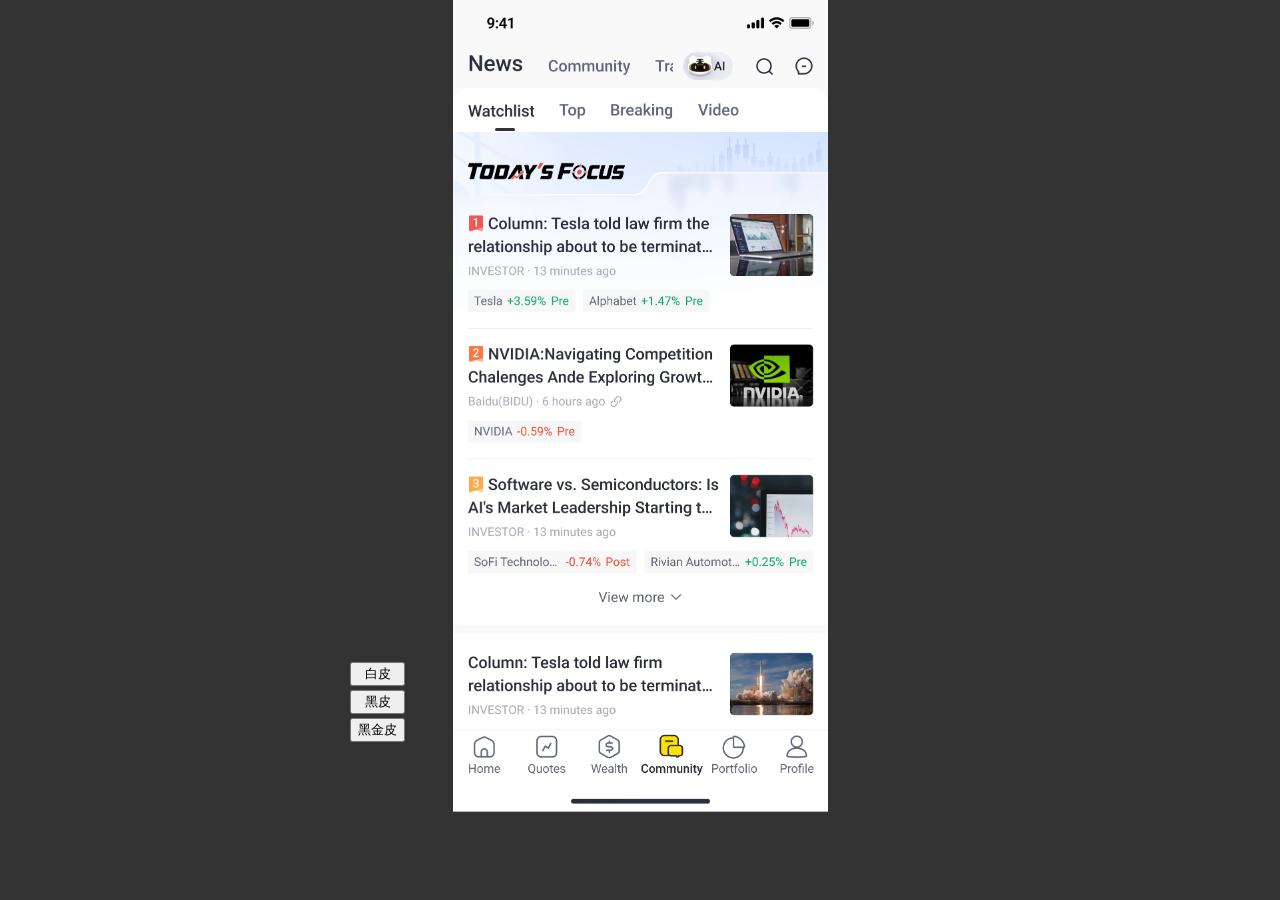
<file: index.html>
<!doctype html>
<html lang="en">
  <head>
    <meta charset="UTF-8" />
    <meta http-equiv="refresh" content="0; url=News-Watchlist.html" />
    <title>Community UI Hub</title>
  </head>
  <body>
    <a href="News-Watchlist.html">Open News Watchlist</a>
  </body>
</html>
</file>
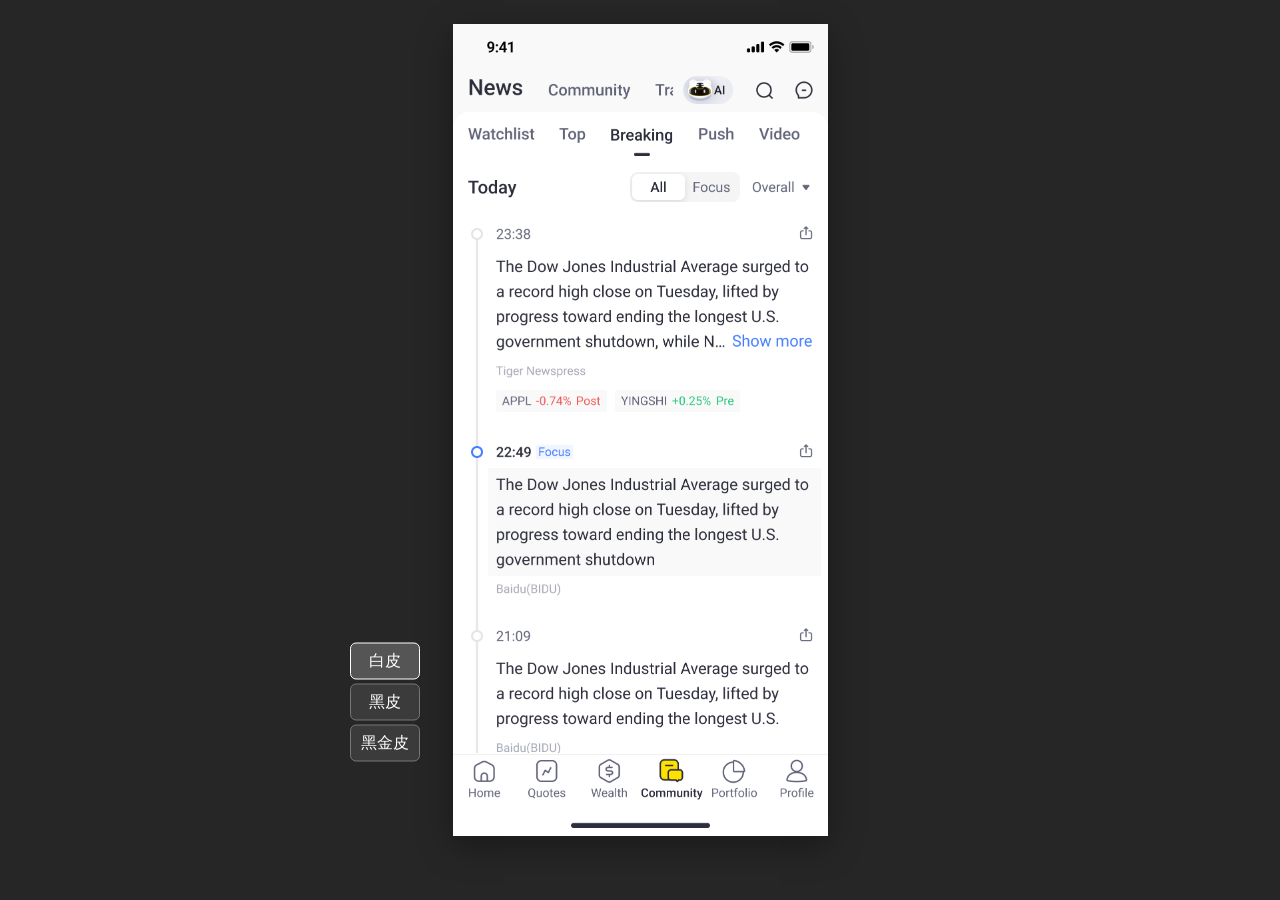
<file: News-Breaking.html>
<!doctype html>
<html lang="zh-CN">
  <head>
    <meta charset="UTF-8" />
    <meta name="viewport" content="width=device-width, initial-scale=1.0" />
    <meta name="google" content="notranslate" />
    <title>资讯-快讯 · Figma 成稿预览</title>
    <style>
      * { box-sizing: border-box; }
      html, body { min-height: 100%; margin: 0; }
      body { display: grid; place-items: center; padding: 24px; background: #262626; font-family: -apple-system, BlinkMacSystemFont, "PingFang SC", sans-serif; }
      .skin-controls { position: fixed; z-index: 2; top: 78%; left: calc(50% - 290px); display: flex; flex-direction: column; gap: 4px; transform: translateY(-50%); }
      .skin-controls button { border: 1px solid #777; border-radius: 6px; padding: 7px 10px; color: #fff; background: #3b3b3b; font: inherit; cursor: pointer; }
      .skin-controls button[aria-pressed="true"] { border-color: #fff; background: #555; }
      .preview { width: 375px; height: 812px; overflow: hidden; background: #fff; box-shadow: 0 10px 32px rgb(0 0 0 / 35%); }
      .theme-layer { display: none; }
      body.theme-light .theme-light, body.theme-dark .theme-dark, body.theme-blackgold .theme-blackgold { display: block; }
      .top-fixed { width: 375px; height: 132px; overflow: hidden; }
      .top-fixed img { display: block; width: 375px; height: auto; }
      .content-scroll { width: 375px; height: 597px; overflow-x: hidden; overflow-y: auto; -ms-overflow-style: none; scrollbar-width: none; }
      .content-scroll::-webkit-scrollbar { display: none; width: 0; height: 0; }
      .content-slice { height: 957px; overflow: hidden; }
      .content-slice img { display: block; width: 375px; height: auto; transform: translateY(-132px); }
      .bottom-fixed { position: relative; width: 375px; height: 83px; overflow: hidden; }
      .bottom-fixed img { position: absolute; bottom: 0; display: block; width: 375px; height: auto; }
      @media (max-width: 430px) { body { padding: 0; background: #000; } .preview { box-shadow: none; } }
    </style>
  </head>
  <body class="theme-light notranslate" translate="no">
    <div class="skin-controls" role="group" aria-label="皮肤切换">
      <button type="button" data-theme="light" aria-pressed="true">白皮</button>
      <button type="button" data-theme="dark" aria-pressed="false">黑皮</button>
      <button type="button" data-theme="blackgold" aria-pressed="false">黑金皮</button>
    </div>
    <main class="preview" aria-label="资讯-快讯：375 × 812 固定顶部和底部，中间内容独立滚动">
      <section class="theme-layer theme-light top-fixed" aria-label="白皮固定顶部"><img src="assets/白皮资讯-快讯@3x.png" alt="" /></section>
      <section class="theme-layer theme-dark top-fixed" aria-label="黑皮固定顶部"><img src="assets/黑皮资讯-快讯@3x.png" alt="" /></section>
      <section class="theme-layer theme-blackgold top-fixed" aria-label="黑金皮固定顶部"><img src="assets/黑金皮资讯-快讯@3x.png" alt="" /></section>
      <section class="content-scroll" aria-label="可滚动内容区">
        <div class="theme-layer theme-light content-slice"><img src="assets/白皮资讯-快讯@3x.png" alt="白皮资讯-快讯 Figma 原始 3×成稿" /></div>
        <div class="theme-layer theme-dark content-slice"><img src="assets/黑皮资讯-快讯@3x.png" alt="黑皮资讯-快讯 Figma 原始 3×成稿" /></div>
        <div class="theme-layer theme-blackgold content-slice"><img src="assets/黑金皮资讯-快讯@3x.png" alt="黑金皮资讯-快讯 Figma 原始 3×成稿" /></div>
      </section>
      <footer class="theme-layer theme-light bottom-fixed" aria-label="白皮固定底部导航"><img src="assets/白皮资讯-快讯@3x.png" alt="" /></footer>
      <footer class="theme-layer theme-dark bottom-fixed" aria-label="黑皮固定底部导航"><img src="assets/黑皮资讯-快讯@3x.png" alt="" /></footer>
      <footer class="theme-layer theme-blackgold bottom-fixed" aria-label="黑金皮固定底部导航"><img src="assets/黑金皮资讯-快讯@3x.png" alt="" /></footer>
    </main>
    <script>
      document.querySelectorAll('[data-theme]').forEach((button) => button.addEventListener('click', () => {
        document.body.className = `theme-${button.dataset.theme} notranslate`;
        document.querySelectorAll('[data-theme]').forEach((item) => item.setAttribute('aria-pressed', String(item === button)));
      }));
    </script>
  </body>
</html>
</file>
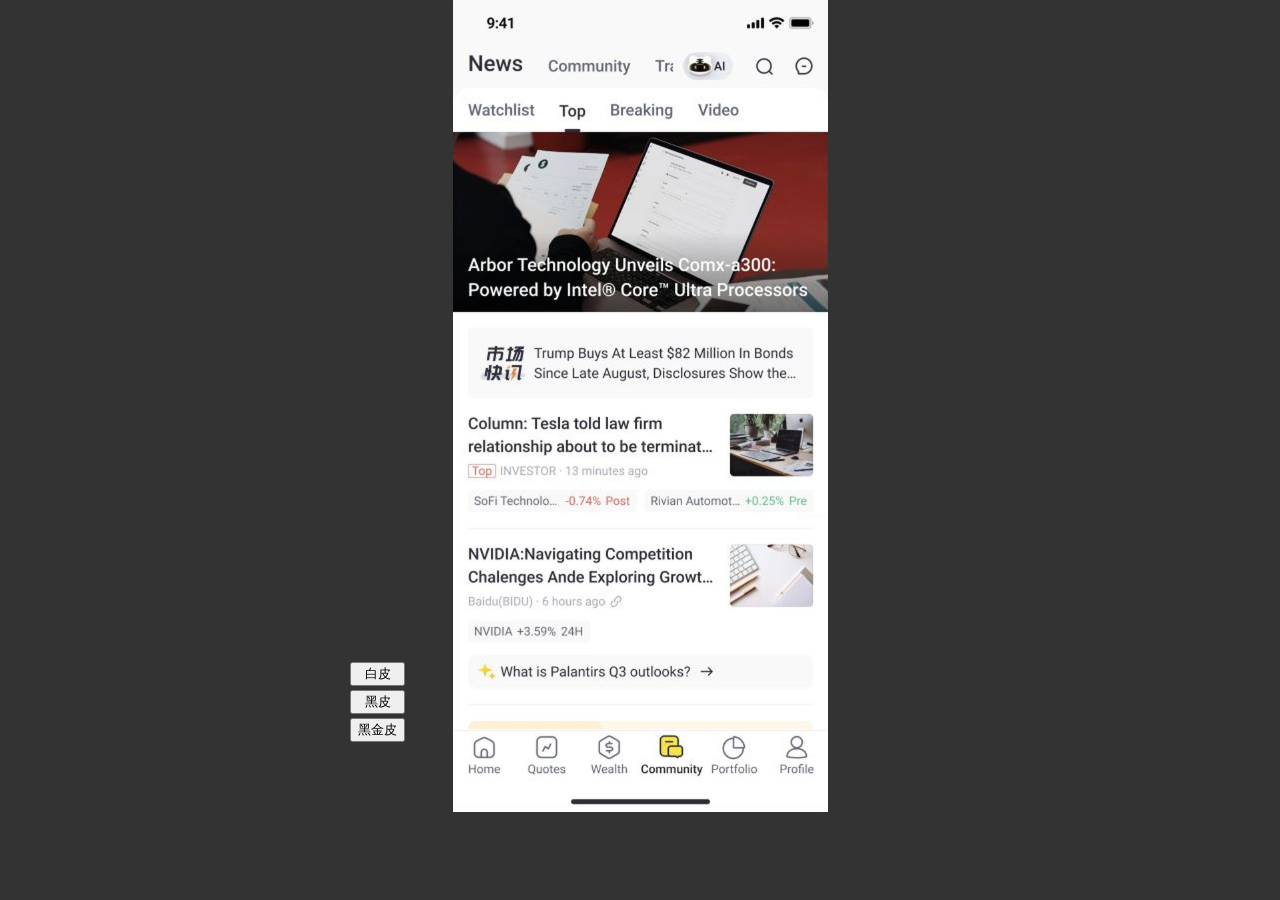
<file: News-Top.html>
<!doctype html>
<html lang="en">
  <head>
    <meta charset="UTF-8" />
    <meta name="viewport" content="width=device-width, initial-scale=1.0" />
    <meta name="google" content="notranslate" />
    <title>资讯-要闻 · Figma 成稿预览</title>
    <link rel="stylesheet" href="news-shell.css" />
    <style>.tab-slider, .tab-slider-track { display: none; }</style>
  </head>
  <body class="notranslate" data-news-page="top" translate="no">
    <div class="skin-picker" role="group" aria-label="皮肤切换">
      <button type="button" data-skin-choice="light">白皮</button>
      <button type="button" data-skin-choice="dark">黑皮</button>
      <button type="button" data-skin-choice="blackgold">黑金皮</button>
    </div>
    <main class="screen" aria-label="资讯-要闻 Figma 成稿，375 × 812 可滚动预览">
      <section class="top-tabs" aria-label="固定顶部导航">
        <div class="top-tabs-art" data-page="watchlist" data-skin="light"></div><div class="top-tabs-art" data-page="watchlist" data-skin="dark"></div><div class="top-tabs-art" data-page="watchlist" data-skin="blackgold"></div>
        <div class="top-tabs-art" data-page="top" data-skin="light"></div><div class="top-tabs-art" data-page="top" data-skin="dark"></div><div class="top-tabs-art" data-page="top" data-skin="blackgold"></div>
        <button class="tab-hit" type="button" data-tab-target="watchlist" aria-label="Watchlist"></button>
        <button class="tab-hit" type="button" data-tab-target="top" aria-label="Top"></button>
      </section>
      <section class="scroll-content" aria-label="可滚动内容"><div class="art-clip">
        <img data-page="watchlist" data-skin="light" src="assets/白皮资讯-自选.webp" alt="资讯自选白皮 Figma 成稿" /><img data-page="watchlist" data-skin="dark" src="assets/黑皮资讯-自选.webp" alt="资讯自选黑皮 Figma 成稿" /><img data-page="watchlist" data-skin="blackgold" src="assets/黑金皮资讯-自选.webp" alt="资讯自选黑金皮 Figma 成稿" />
        <img data-page="top" data-skin="light" src="assets/白皮资讯-要闻.webp" alt="资讯-要闻白皮 Figma 成稿" /><img data-page="top" data-skin="dark" src="assets/黑皮资讯-要闻.webp" alt="资讯-要闻黑皮 Figma 成稿" /><img data-page="top" data-skin="blackgold" src="assets/黑金皮资讯-要闻.webp" alt="资讯-要闻黑金皮 Figma 成稿" />
      </div></section>
      <footer class="tb-nav-bar" aria-label="固定底部导航"><div data-page="watchlist" data-skin="light"></div><div data-page="watchlist" data-skin="dark"></div><div data-page="watchlist" data-skin="blackgold"></div><div data-page="top" data-skin="light"></div><div data-page="top" data-skin="dark"></div><div data-page="top" data-skin="blackgold"></div></footer>
    </main>
    <script src="news-tabs.js"></script>
  </body>
</html>
</file>
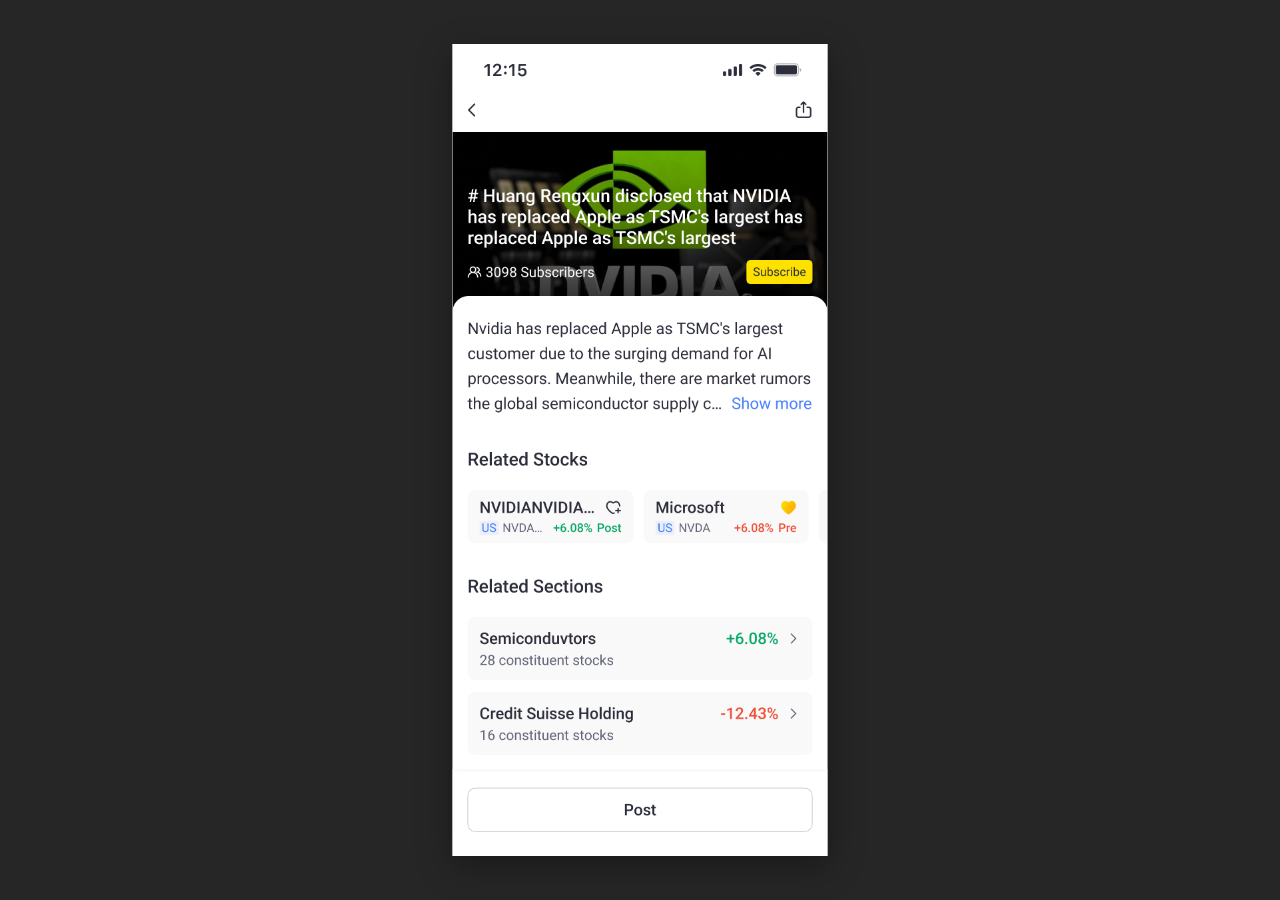
<file: News-Topic Detail.html>
<!doctype html>
<html lang="zh-CN">
  <head>
    <meta charset="UTF-8" />
    <meta name="viewport" content="width=device-width, initial-scale=1.0" />
    <title>资讯-主题详情页 · 白皮预览</title>
    <style>
      * { box-sizing: border-box; }
      html, body { width: 100%; height: 100%; margin: 0; overflow: hidden; }
      body { height: 100dvh; background: #262626; font-family: -apple-system, BlinkMacSystemFont, "PingFang SC", sans-serif; }
      .screen { position: fixed; top: 50%; left: 50%; display: grid; grid-template-rows: 88px minmax(0, 1fr) 87px; width: 375px; height: 812px; overflow: hidden; transform: translate(-50%, -50%); background: #fff; box-shadow: 0 10px 32px rgb(0 0 0 / 35%); }
      .fixed-header, .fixed-footer { position: relative; z-index: 2; overflow: hidden; width: 375px; background: #fff; }
      .fixed-header { height: 88px; }
      .status-bar { height: 44px; overflow: hidden; }
      .navigation-bar { height: 44px; overflow: hidden; }
      .status-bar img, .navigation-bar img { display: block; width: 375px; height: auto; }
      .navigation-bar img { transform: translateY(-44px); }
      .content-scroll { min-height: 0; overflow-x: hidden; overflow-y: auto; overscroll-behavior: contain; touch-action: pan-y; -ms-overflow-style: none; scrollbar-width: none; }
      .content-scroll::-webkit-scrollbar { display: none; width: 0; height: 0; }
      .content-art { height: 3550px; overflow: hidden; }
      .content-art img { display: block; width: 375px; height: auto; transform: translateY(-88px); }
      .fixed-footer { height: 87px; }
      .fixed-footer img { position: absolute; bottom: 0; display: block; width: 375px; height: auto; }
      @media (max-width: 430px) { body { background: #000; } .screen { top: 0; left: 0; transform: none; box-shadow: none; } }
    </style>
  </head>
  <body>
    <main class="screen" aria-label="资讯-主题详情页白皮预览">
      <header class="fixed-header" aria-label="固定顶部：状态栏、返回与分享">
        <div class="status-bar"><img src="assets/News-Topic%20Detail-白皮.png" width="1125" height="11175" alt="" /></div>
        <div class="navigation-bar"><img src="assets/News-Topic%20Detail-白皮.png" width="1125" height="11175" alt="" /></div>
      </header>
      <section class="content-scroll" aria-label="可滚动内容区"><div class="content-art"><img src="assets/News-Topic%20Detail-白皮.png" width="1125" height="11175" alt="资讯-主题详情页白皮原始 3×成稿" /></div></section>
      <footer class="fixed-footer" aria-label="固定底部 Post 栏"><img src="assets/News-Topic%20Detail-白皮.png" width="1125" height="11175" alt="" /></footer>
    </main>
  </body>
</html>
</file>
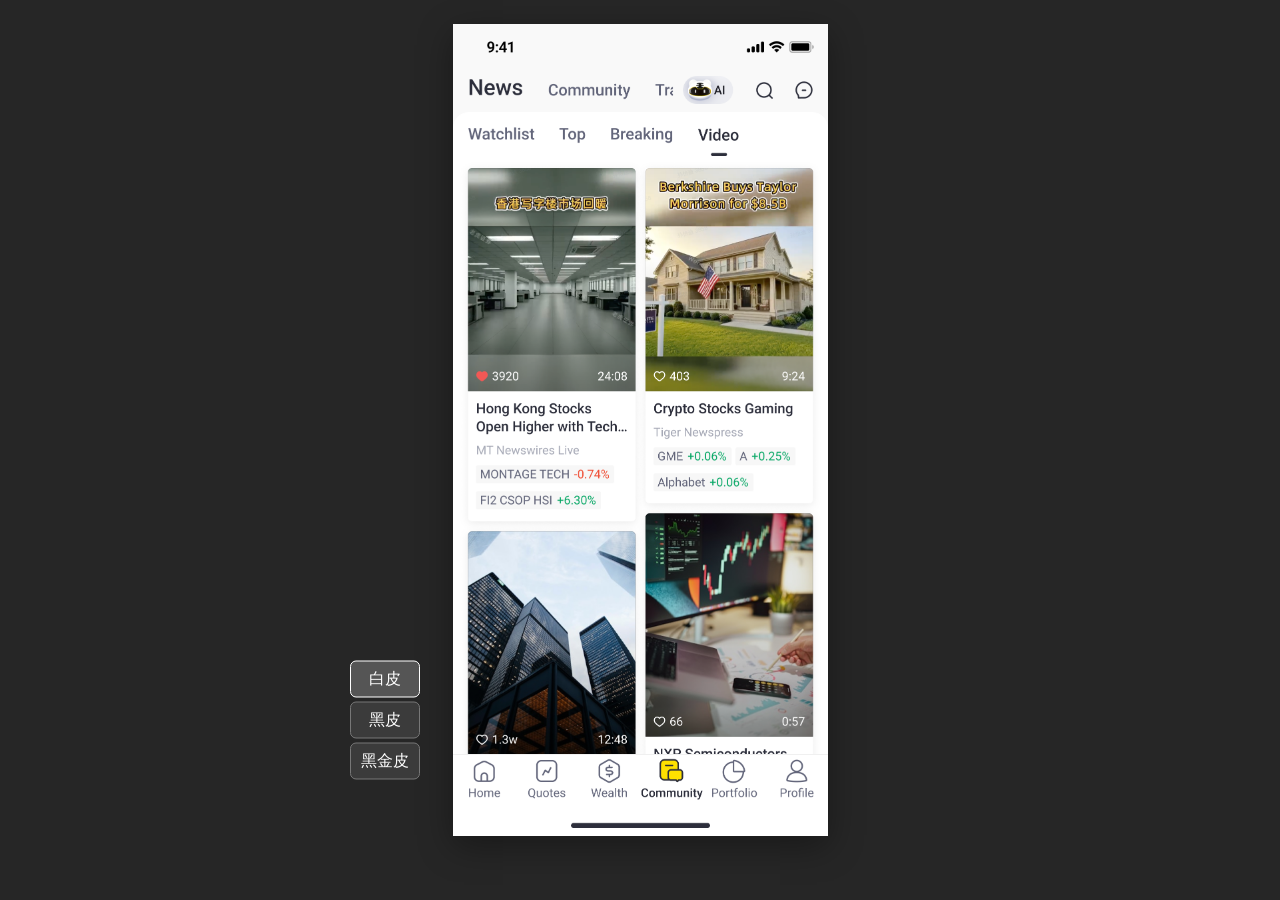
<file: News-Video List.html>
<!doctype html>
<html lang="zh-CN">
  <head>
    <meta charset="UTF-8" />
    <meta name="viewport" content="width=device-width, initial-scale=1.0" />
    <meta name="google" content="notranslate" />
    <title>资讯-视频列表 · Figma 成稿预览</title>
    <style>
      * { box-sizing: border-box; }
      html, body { min-height: 100%; margin: 0; }
      body { display: grid; place-items: center; gap: 20px; padding: 24px; background: #262626; font-family: -apple-system, BlinkMacSystemFont, "PingFang SC", sans-serif; }
      .skins { position: fixed; z-index: 2; top: 80%; left: calc(50% - 290px); display: flex; flex-direction: column; gap: 4px; transform: translateY(-50%); }
      .skins button { border: 1px solid #777; border-radius: 6px; padding: 7px 10px; color: #fff; background: #3b3b3b; font: inherit; cursor: pointer; }
      .skins button[aria-pressed="true"] { border-color: #fff; background: #555; }
      .screen { width: 375px; height: 812px; overflow: hidden; background: #fff; box-shadow: 0 10px 32px rgb(0 0 0 / 35%); }
      .top, .bottom { position: relative; overflow: hidden; width: 375px; }
      .top { height: 132px; }
      .top img { display: block; width: 375px; height: auto; }
      .scroll { height: 598px; overflow-x: hidden; overflow-y: auto; -ms-overflow-style: none; scrollbar-width: none; }
      .scroll::-webkit-scrollbar { width: 0; height: 0; display: none; }
      .art-clip { height: 1072px; overflow: hidden; }
      .art-clip img { display: block; width: 375px; height: auto; transform: translateY(-132px); }
      .bottom { height: 82px; }
      .bottom img { position: absolute; bottom: 0; display: block; width: 375px; height: auto; }
      .screen [data-skin] { display: none; }
      .skin-light .screen [data-skin="light"], .skin-dark .screen [data-skin="dark"], .skin-blackgold .screen [data-skin="blackgold"] { display: block; }
      @media (max-width: 430px) { body { padding: 0; gap: 0; background: #000; } .screen { height: 812px; box-shadow: none; } .skins { top: auto; bottom: 10px; left: 10px; transform: none; } }
    </style>
  </head>
  <body class="skin-light notranslate" translate="no">
    <div class="skins" role="group" aria-label="预览皮肤">
      <button type="button" data-choice="light" aria-pressed="true">白皮</button>
      <button type="button" data-choice="dark" aria-pressed="false">黑皮</button>
      <button type="button" data-choice="blackgold" aria-pressed="false">黑金皮</button>
    </div>
    <main class="screen" aria-label="资讯-视频列表 Figma 成稿：固定顶部、独立滚动内容和固定底部导航">
      <section class="top" data-skin="light" aria-label="白皮固定顶部"><img src="assets/白皮资讯-视频列表@3x.png" alt="" /></section>
      <section class="top" data-skin="dark" aria-label="黑皮固定顶部"><img src="assets/黑皮资讯-视频列表@3x.png" alt="" /></section>
      <section class="top" data-skin="blackgold" aria-label="黑金皮固定顶部"><img src="assets/黑金皮资讯-视频列表@3x.png" alt="" /></section>
      <section class="scroll" aria-label="可滚动的视频列表内容">
        <div class="art-clip" data-skin="light"><img src="assets/白皮资讯-视频列表@3x.png" alt="白皮资讯-视频列表 Figma 原始 3×成稿" /></div>
        <div class="art-clip" data-skin="dark"><img src="assets/黑皮资讯-视频列表@3x.png" alt="黑皮资讯-视频列表 Figma 原始 3×成稿" /></div>
        <div class="art-clip" data-skin="blackgold"><img src="assets/黑金皮资讯-视频列表@3x.png" alt="黑金皮资讯-视频列表 Figma 原始 3×成稿" /></div>
      </section>
      <footer class="bottom" data-skin="light" aria-label="白皮固定底部导航"><img src="assets/白皮资讯-视频列表@3x.png" alt="" /></footer>
      <footer class="bottom" data-skin="dark" aria-label="黑皮固定底部导航"><img src="assets/黑皮资讯-视频列表@3x.png" alt="" /></footer>
      <footer class="bottom" data-skin="blackgold" aria-label="黑金皮固定底部导航"><img src="assets/黑金皮资讯-视频列表@3x.png" alt="" /></footer>
    </main>
    <script>
      document.querySelectorAll('[data-choice]').forEach((button) => button.addEventListener('click', () => {
        document.body.className = `skin-${button.dataset.choice} notranslate`;
        document.querySelectorAll('[data-choice]').forEach((item) => item.setAttribute('aria-pressed', String(item === button)));
      }));
    </script>
  </body>
</html>
</file>
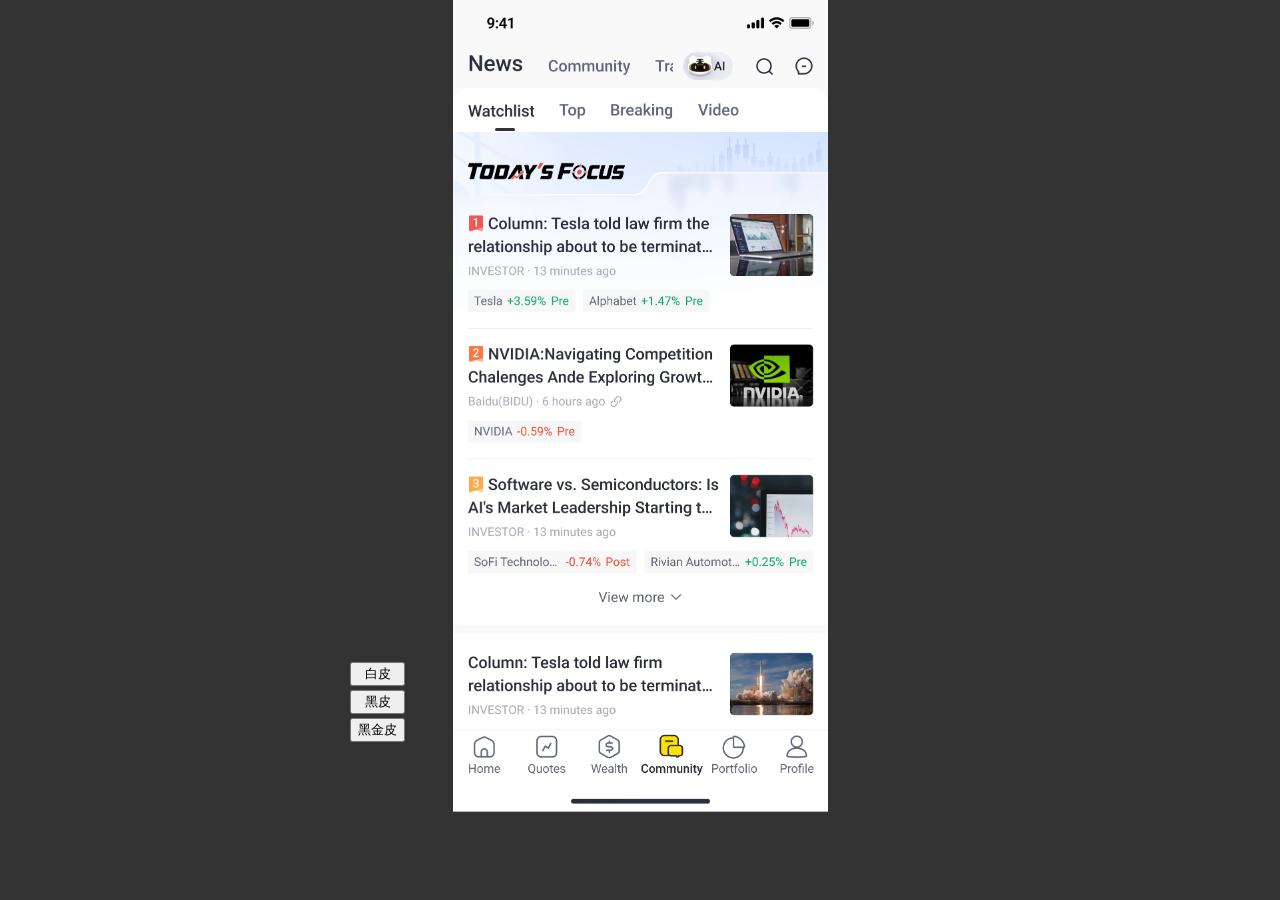
<file: News-Watchlist.html>
<!doctype html>
<html lang="en"><head><meta charset="UTF-8" /><meta name="viewport" content="width=device-width, initial-scale=1.0" /><meta name="google" content="notranslate" /><title>资讯自选 · Figma 成稿预览</title><link rel="stylesheet" href="news-shell.css" /></head>
<body class="notranslate" data-news-page="watchlist" translate="no"><div class="skin-picker" role="group" aria-label="皮肤切换"><button type="button" data-skin-choice="light">白皮</button><button type="button" data-skin-choice="dark">黑皮</button><button type="button" data-skin-choice="blackgold">黑金皮</button></div><main class="screen" aria-label="资讯自选 Figma 成稿，375 × 812 可滚动预览"><section class="top-tabs" aria-label="固定顶部导航"><div class="top-tabs-art" data-page="watchlist" data-skin="light"></div><div class="top-tabs-art" data-page="watchlist" data-skin="dark"></div><div class="top-tabs-art" data-page="watchlist" data-skin="blackgold"></div><div class="top-tabs-art" data-page="top" data-skin="light"></div><div class="top-tabs-art" data-page="top" data-skin="dark"></div><div class="top-tabs-art" data-page="top" data-skin="blackgold"></div><span class="tab-slider-track" aria-hidden="true"></span><span class="tab-slider" aria-hidden="true"></span><button class="tab-hit" type="button" data-tab-target="watchlist" aria-label="Watchlist"></button><button class="tab-hit" type="button" data-tab-target="top" aria-label="Top"></button></section><section class="scroll-content" aria-label="可滚动内容"><div class="art-clip"><img data-page="watchlist" data-skin="light" src="assets/白皮资讯-自选.webp" alt="资讯自选白皮 Figma 成稿" /><img data-page="watchlist" data-skin="dark" src="assets/黑皮资讯-自选.webp" alt="资讯自选黑皮 Figma 成稿" /><img data-page="watchlist" data-skin="blackgold" src="assets/黑金皮资讯-自选.webp" alt="资讯自选黑金皮 Figma 成稿" /><img data-page="top" data-skin="light" src="assets/白皮资讯-要闻.webp" alt="资讯-要闻白皮 Figma 成稿" /><img data-page="top" data-skin="dark" src="assets/黑皮资讯-要闻.webp" alt="资讯-要闻黑皮 Figma 成稿" /><img data-page="top" data-skin="blackgold" src="assets/黑金皮资讯-要闻.webp" alt="资讯-要闻黑金皮 Figma 成稿" /></div></section><footer class="tb-nav-bar" aria-label="固定底部导航"><div data-page="watchlist" data-skin="light"></div><div data-page="watchlist" data-skin="dark"></div><div data-page="watchlist" data-skin="blackgold"></div><div data-page="top" data-skin="light"></div><div data-page="top" data-skin="dark"></div><div data-page="top" data-skin="blackgold"></div></footer></main><script src="news-tabs.js"></script></body></html>
</file>
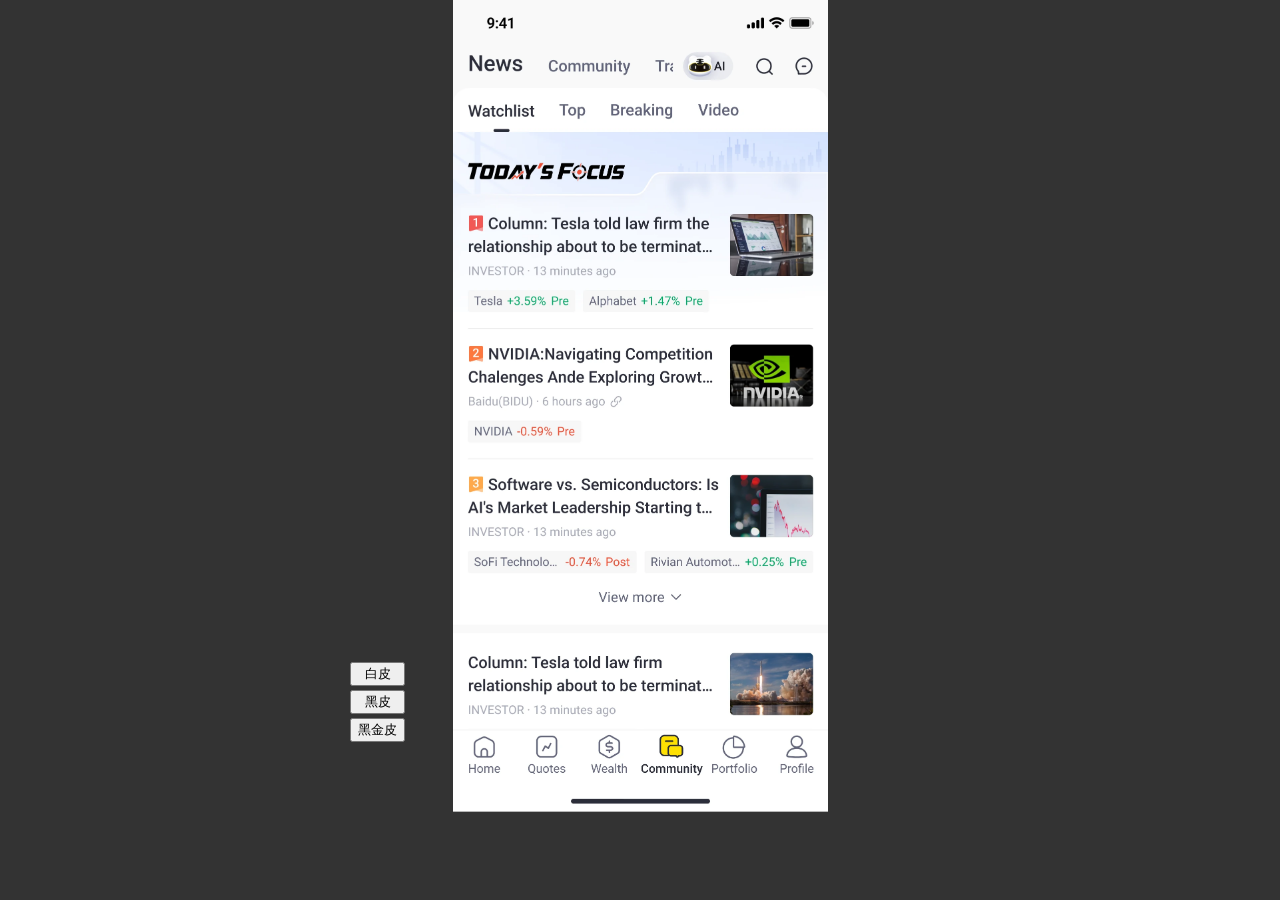
<file: news-watchlist.html>
<!doctype html>
<html lang="en">
  <head>
    <meta charset="UTF-8" />
    <meta name="viewport" content="width=device-width, initial-scale=1.0" />
    <meta name="google" content="notranslate" />
    <title>资讯自选 · Figma 成稿预览</title>
    <style>
      * { box-sizing: border-box; }
      html, body { min-height: 100%; margin: 0; }
      body { display: grid; place-items: center; background: #333333; font-family: system-ui, sans-serif; }
      .skin-picker { position: fixed; z-index: 1; top: 78%; left: calc(50% - 290px); transform: translateY(-50%); display: flex; flex-direction: column; gap: 4px; }
      .screen { width: 375px; height: 812px; display: flex; flex-direction: column; overflow: hidden; }
      .scroll-content { flex: 1; overflow-y: auto; overflow-x: hidden; }
      .art-clip { height: 2968px; overflow: hidden; }
      .art-clip img { display: none; width: 375px; height: auto; }
      .art-clip img.is-active { display: block; }
      .tb-nav-bar { flex: 0 0 83px; overflow: hidden; }
      .tb-nav-bar div { display: none; width: 375px; height: 83px; background-repeat: no-repeat; background-size: 375px 3051px; background-position: center bottom; }
      .tb-nav-bar div.is-active { display: block; }
      .tb-nav-bar [data-skin="light"] { background-image: url("assets/白皮资讯-自选.webp"); }
      .tb-nav-bar [data-skin="dark"] { background-image: url("assets/黑皮资讯-自选.webp"); }
      .tb-nav-bar [data-skin="blackgold"] { background-image: url("assets/黑金皮资讯-自选.webp"); }
      @media (max-width: 375px) { .screen { width: 100vw; height: 100vh; } .art-clip img { width: 100vw; } }
    </style>
  </head>
  <body class="notranslate" translate="no">
    <div class="skin-picker" role="group" aria-label="皮肤切换">
      <button type="button" data-skin-choice="light">白皮</button>
      <button type="button" data-skin-choice="dark">黑皮</button>
      <button type="button" data-skin-choice="blackgold">黑金皮</button>
    </div>
    <main class="screen" aria-label="资讯自选 Figma 成稿，375 × 812 可滚动预览">
      <section class="scroll-content" aria-label="可滚动内容">
        <div class="art-clip">
          <img class="is-active" data-skin="light" src="assets/白皮资讯-自选.webp" alt="资讯自选白皮 Figma 成稿" />
          <img data-skin="dark" src="assets/黑皮资讯-自选.webp" alt="资讯自选黑皮 Figma 成稿" />
          <img data-skin="blackgold" src="assets/黑金皮资讯-自选.webp" alt="资讯自选黑金皮 Figma 成稿" />
        </div>
      </section>
      <footer class="tb-nav-bar" aria-label="固定底部导航">
        <div class="is-active" data-skin="light"></div>
        <div data-skin="dark"></div>
        <div data-skin="blackgold"></div>
      </footer>
    </main>
    <script>
      const scrollContent = document.querySelector('.scroll-content');
      document.querySelectorAll('[data-skin-choice]').forEach((button) => {
        button.addEventListener('click', () => {
          document.querySelectorAll('[data-skin]').forEach((image) => image.classList.toggle('is-active', image.dataset.skin === button.dataset.skinChoice));
          scrollContent.scrollTop = 0;
        });
      });
    </script>
  </body>
</html>
</file>
<file: news-shell.css>
* { box-sizing: border-box; }
html, body { min-height: 100%; margin: 0; }
body { display: grid; place-items: center; background: #333; font-family: system-ui, sans-serif; }
.skin-picker { position: fixed; z-index: 2; top: 78%; left: calc(50% - 290px); display: flex; flex-direction: column; gap: 4px; transform: translateY(-50%); }
.screen { width: 375px; height: 812px; display: flex; flex-direction: column; overflow: hidden; }
.top-tabs { position: relative; flex: 0 0 132px; overflow: hidden; }
.top-tabs-art { position: absolute; inset: 0; display: none; width: 375px; height: 132px; background-repeat: no-repeat; background-position: center top; }
.top-tabs-art.is-active { display: block; }
.top-tabs-art[data-page="watchlist"] { background-size: 375px 3051px; }
.top-tabs-art[data-page="top"] { background-size: 375px 3224px; }
.top-tabs-art[data-page="watchlist"][data-skin="light"] { background-image: url("assets/白皮资讯-自选.webp"); }
.top-tabs-art[data-page="watchlist"][data-skin="dark"] { background-image: url("assets/黑皮资讯-自选.webp"); }
.top-tabs-art[data-page="watchlist"][data-skin="blackgold"] { background-image: url("assets/黑金皮资讯-自选.webp"); }
.top-tabs-art[data-page="top"][data-skin="light"] { background-image: url("assets/白皮资讯-要闻.webp"); }
.top-tabs-art[data-page="top"][data-skin="dark"] { background-image: url("assets/黑皮资讯-要闻.webp"); }
.top-tabs-art[data-page="top"][data-skin="blackgold"] { background-image: url("assets/黑金皮资讯-要闻.webp"); }
.scroll-content { flex: 1; overflow-y: auto; overflow-x: hidden; }
.art-clip { position: relative; overflow: hidden; }
.art-clip[data-page="watchlist"] { height: 2836px; }
.art-clip[data-page="top"] { height: 3009px; }
.art-clip img { display: none; width: 375px; height: auto; transform: translateY(-132px); }
.art-clip img.is-active { display: block; }
.tab-hit { position: absolute; top: 88px; height: 44px; border: 0; padding: 0; background: transparent; cursor: pointer; }
.tab-hit[data-tab-target="watchlist"] { left: 0; width: 104px; }
.tab-hit[data-tab-target="top"] { left: 94px; width: 52px; }
.tab-slider-track { position: absolute; z-index: 1; top: 126px; left: 0; width: 146px; height: 6px; pointer-events: none; }
.tab-slider { position: absolute; z-index: 2; top: 128px; left: 0; width: 20px; height: 3px; border-radius: 2px; pointer-events: none; }
.top-tabs[data-skin="light"] .tab-slider-track { background: #fff; }
.top-tabs[data-skin="dark"] .tab-slider-track { background: #17181c; }
.top-tabs[data-skin="blackgold"] .tab-slider-track { background: #17181c; }
.top-tabs[data-skin="light"] .tab-slider { background: #382e37; }
.top-tabs[data-skin="dark"] .tab-slider { background: #f7e05c; }
.top-tabs[data-skin="blackgold"] .tab-slider { background: #dfc592; }
.tb-nav-bar { flex: 0 0 83px; overflow: hidden; }
.tb-nav-bar div { display: none; width: 375px; height: 83px; background-repeat: no-repeat; background-position: center bottom; }
.tb-nav-bar div.is-active { display: block; }
.tb-nav-bar [data-page="watchlist"] { background-size: 375px 3051px; }
.tb-nav-bar [data-page="top"] { background-size: 375px 3224px; }
.tb-nav-bar [data-page="watchlist"][data-skin="light"] { background-image: url("assets/白皮资讯-自选.webp"); }
.tb-nav-bar [data-page="watchlist"][data-skin="dark"] { background-image: url("assets/黑皮资讯-自选.webp"); }
.tb-nav-bar [data-page="watchlist"][data-skin="blackgold"] { background-image: url("assets/黑金皮资讯-自选.webp"); }
.tb-nav-bar [data-page="top"][data-skin="light"] { background-image: url("assets/白皮资讯-要闻.webp"); }
.tb-nav-bar [data-page="top"][data-skin="dark"] { background-image: url("assets/黑皮资讯-要闻.webp"); }
.tb-nav-bar [data-page="top"][data-skin="blackgold"] { background-image: url("assets/黑金皮资讯-要闻.webp"); }
@media (prefers-reduced-motion: reduce) { .tab-slider { transition: none; } }
@media (max-width: 375px) { .screen { width: 100vw; height: 100vh; } .top-tabs-art { width: 100vw; background-size: 100vw auto; } .art-clip img { width: 100vw; } }
</file>
